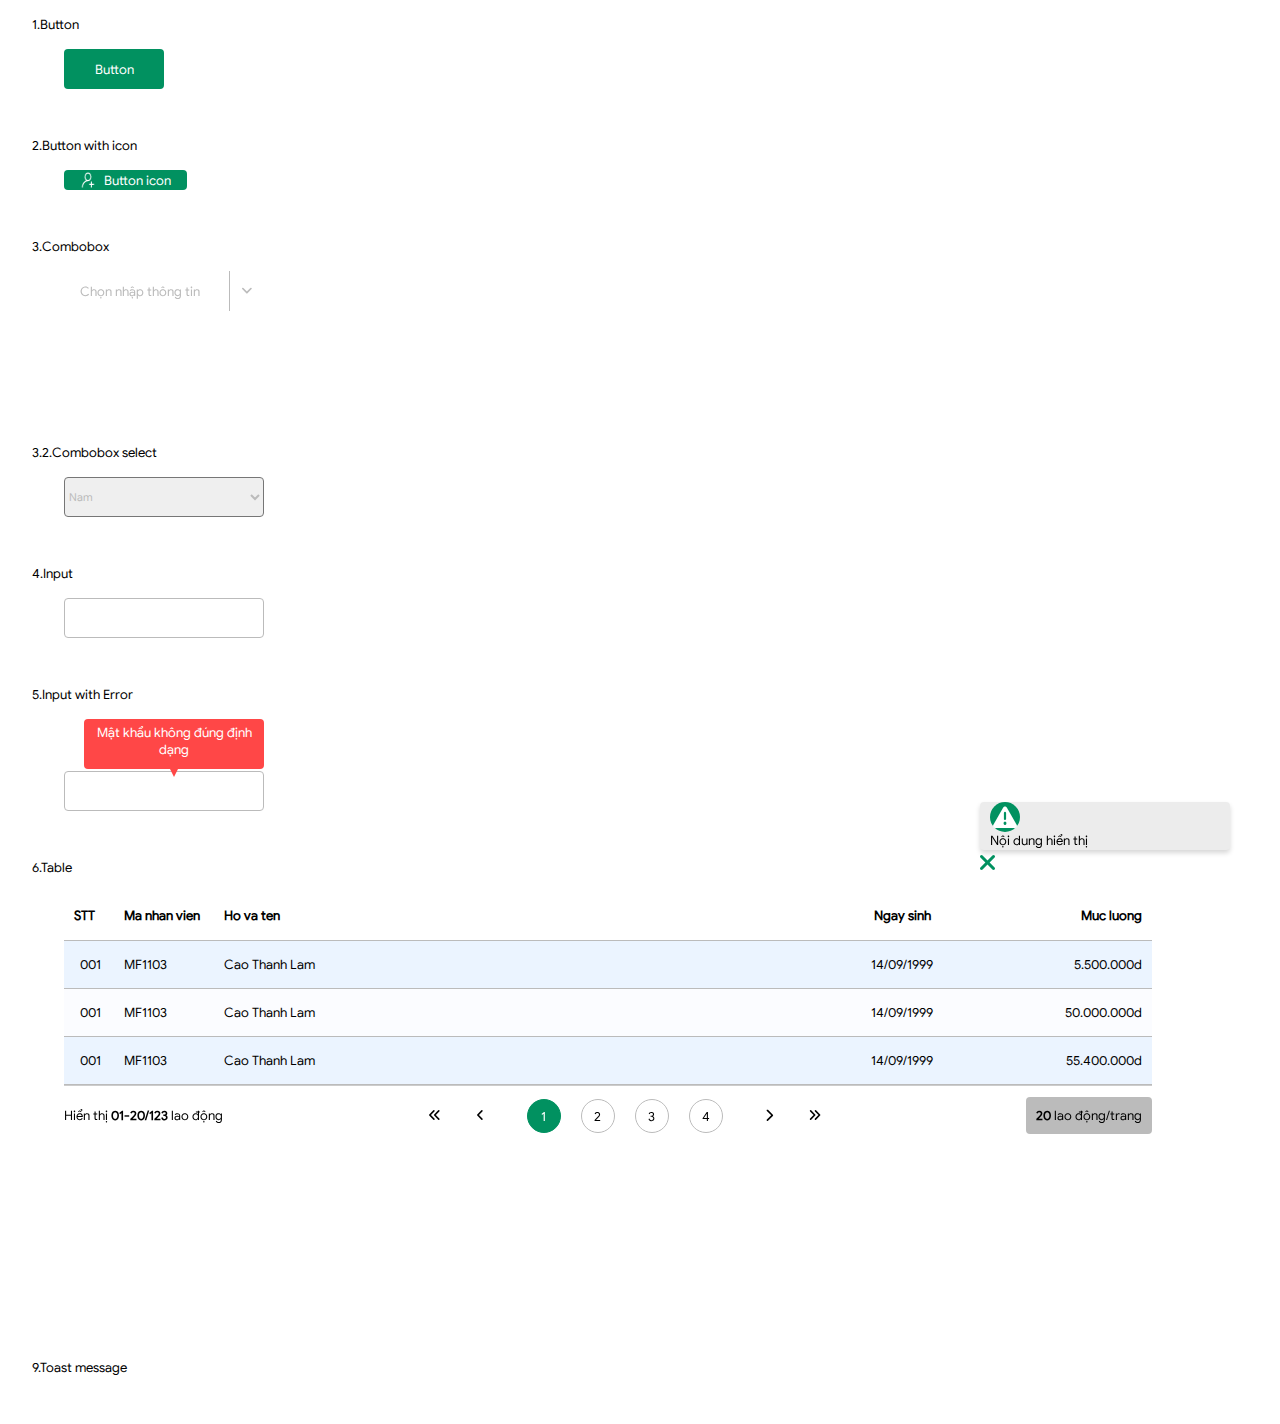
<file: index.html>
<!DOCTYPE html>
<html lang="en">
  <head>
    <meta charset="UTF-8" />
    <meta http-equiv="X-UA-Compatible" content="IE=edge" />
    <meta name="viewport" content="width=device-width, initial-scale=1.0" />
    <title>Document</title>
    <script src="./js/main.js"></script>
    <link rel="stylesheet" href="./css/main.css" />
    <link rel="stylesheet" href="./lib/combobox/combobox.js">
    <link
      rel="stylesheet"
      href="https://cdnjs.cloudflare.com/ajax/libs/font-awesome/6.0.0/css/all.min.css"
      integrity="sha512-9usAa10IRO0HhonpyAIVpjrylPvoDwiPUiKdWk5t3PyolY1cOd4DSE0Ga+ri4AuTroPR5aQvXU9xC6qOPnzFeg=="
      crossorigin="anonymous"
      referrerpolicy="no-referrer"
    />
  </head>
  <body>
    <!-- Button without icon -->
    <div class="m-row">
      <label for="">1.Button</label>
      <div class="m-row">
        <button class="m-btn">
          <div class="text-btn">Button</div>
        </button>
      </div>
    </div>
    <!-- Button with icon -->
    <div class="m-row">
      <label for="">2.Button with icon</label>
      <div class="m-row">
        <button class="m-btn m-btn-icon flex">
          <img class="m-icon-btn" src="./assets/icon/add.png" alt="" />
          <div class="text-btn">Button icon</div>
        </button>
      </div>
    </div>
    <!-- combobox -->
    <div class="m-row">
      <label for="">3.Combobox</label>
      <div class="m-row">
        <div>
          <div class="m-combobox">
            <p class="placeholder">Chọn nhập thông tin</p>
            <div class="icon-combobox">
              <i class="fa-solid fa-angle-down"></i>
            </div>
            <div class="m-choice-combobox">
              <div class="m-choice">
                <i class="fa-solid fa-check icon-active"></i>Trạng thái 1
              </div>
              <div class="m-choice">
                <i class="fa-solid fa-check icon-active"></i>Trạng thái 2
              </div>
              <div class="m-choice">
                <i class="fa-solid fa-check icon-active"></i>Trạng thái 3
              </div>
            </div>
          </div>
        </div>
      </div>
    </div>
    <br><br><br><br><br>
    <!-- Combobox with select -->
    <div class="m-row">
      <label for="">3.2.Combobox select</label>
      <div class="m-row">
        <select class="m-combobox">
          <option value="0">Nam</option>
          <option value="1">Nữ</option>
          <option value="2">Khác</option>
        </select>
      </div>
    </div>
    <!-- input -->
    <div class="m-row">
      <label for="">4.Input</label>
      <div class="m-row">
        <input type="text" class="m-input" />
      </div>
    </div>
    <!-- error input -->
    <div class="m-row">
      <label for="">5.Input with Error</label>
      <div class="m-row">
        <div class="m-input-error">
          <div class="text-error-box-input">
            <div class="text-error">Mật khẩu không đúng định dạng</div>
            <div class="m-arrow-error-input"></div>
          </div>
          <input type="text" class="m-input error" />
        </div>
      </div>
    </div>

    <!-- table -->
    <div class="m-row">
      <label for="">6.Table</label>
      <div class="m-row">
        <div class="m-grid">
          <table class="m-table">
            <thead>
              <tr>
                <th class="text-align-left" style="width: 50px">STT</th>
                <th class="text-align-left" style="width: 100px">
                  Ma nhan vien
                </th>
                <th class="text-align-left">Ho va ten</th>
                <th class="text-align-center" style="width: 100px">
                  Ngay sinh
                </th>
                <th class="text-align-right" style="width: 200px">Muc luong</th>
              </tr>
            </thead>
            <tbody>
              <tr>
                <td class="text-align-left">001</td>
                <td class="text-align-left">MF1103</td>
                <td class="text-align-left">Cao Thanh Lam</td>
                <td class="text-align-center">14/09/1999</td>
                <td class="text-align-right">5.500.000d</td>
              </tr>
              <tr>
                <td class="text-align-left">001</td>
                <td class="text-align-left">MF1103</td>
                <td class="text-align-left">Cao Thanh Lam</td>
                <td class="text-align-center">14/09/1999</td>
                <td class="text-align-right">50.000.000d</td>
              </tr>
              <tr>
                <td class="text-align-left">001</td>
                <td class="text-align-left">MF1103</td>
                <td class="text-align-left">Cao Thanh Lam</td>
                <td class="text-align-center">14/09/1999</td>
                <td class="text-align-right">55.400.000d</td>
              </tr>
            </tbody>
          </table>
          <div class="m-paging">
            <div class="display-page">
              <div class="text-display-page">
                Hiển thị <b>01-20/123</b> lao động
              </div>
            </div>
            <div class="paging">
              <div class="start-page">
                <i class="fa-solid fa-angles-left"></i>
              </div>
              <div class="prev-page">
                <i class="fa-solid fa-angle-left"></i>
              </div>
              <ul class="number-pages">
                <li class="page page-selected"><button>1</button></li>
                <li class="page"><button>2</button></li>
                <li class="page"><button>3</button></li>
                <li class="page"><button>4</button></li>
              </ul>
              <div class="next-page">
                <i class="fa-solid fa-chevron-right"></i>
              </div>
              <div class="end-page">
                <i class="fa-solid fa-angles-right"></i>
              </div>
            </div>
            <div class="explain">
              <div class="people-page">
                <p><b>20</b> lao động/trang</p>
              </div>
            </div>
          </div>
        </div>
      </div>
    </div>
    <br />
    <br />
    <br />
    <br />
    <br />

    <!-- Form chi tiết thông tin Nhân viên -->
    <div id="dlgDetail" class="m-dialog-box">
      <div class="m-dialog m-dialog-form">
        <div class="form-body-dialog">
          <div id="" class="m-dialog-close"></div>
          <div class="m-dialog-header">THÔNG TIN CHI TIẾT NHÂN VIÊN</div>
          <div class="m-dialog-body m-body-form">
            <div class="form-component">
              <div class="form-component-title">
                <b>Mã Nhân viên</b>(<span class="red-text">*</span>)
              </div>
              <div class="form-component-input">
                <input
                  id="txtEmployeeCode"
                  property="EmployeeCode"
                  type="text"
                  class="input-field-form"
                />
              </div>
            </div>
            <div class="form-component">
              <div class="form-component-title">
                <b>Họ và tên</b>(<span class="red-text">*</span>)
              </div>
              <div class="form-component-input">
                <input
                  id="txtEmployeeName"
                  property="EmployeeName"
                  type="text"
                  class="input-field-form"
                />
              </div>
            </div>
          </div>
          <div class="m-dialog-body m-body-form">
            <div class="form-component">
              <div class="form-component-title"><b>Giới tính</b></div>
              <div class="form-component-input">
                <select class="form-select" property="Gender" name="" id="">
                  <option value="0">Nam</option>
                  <option value="1">Nữ</option>
                  <option value="2">Khác</option>
                </select>
              </div>
            </div>
            <div class="form-component">
              <div class="form-component-title"><b>Ngày sinh</b></div>
              <div class="form-component-input">
                <input
                  type="date"
                  property="DateOfBirth"
                  class="input-field-form input-field-date"
                />
              </div>
            </div>
          </div>

          <div class="m-dialog-body m-body-form">
            <div class="form-component">
              <div class="form-component-title"><b>Email</b></div>
              <div class="form-component-input">
                <input property="Email" type="text" class="input-field-form" />
              </div>
            </div>
            <div class="form-component">
              <div class="form-component-title"><b>Số điện thoại</b></div>
              <div class="form-component-input">
                <input property="Mobile" type="text" class="input-field-form" />
              </div>
            </div>
          </div>

          <div class="m-dialog-body m-body-form">
            <div class="form-component">
              <div class="form-component-title"><b>Vị trí</b></div>
              <div class="form-component-input">
                <select class="form-select" property="PositionId" name="" id="">
                  <option value="0">Giám đốc</option>
                  <option value="1">Trưởng phòng</option>
                  <option value="2">Nhân viên</option>
                </select>
              </div>
            </div>
            <div class="form-component">
              <div class="form-component-title"><b>Phòng ban</b></div>
              <div class="form-component-input">
                <select
                  class="form-select"
                  property="DepartmentId"
                  name=""
                  id=""
                >
                  <option value="0">Phòng nhân sự</option>
                  <option value="1">Phòng tuyển dụng</option>
                  <option value="2">Phòng đào tạo</option>
                </select>
              </div>
            </div>
          </div>

          <div class="m-dialog-body m-body-form">
            <div class="form-component">
              <div class="form-component-title"><b>Mức lương cơ sở</b></div>
              <div class="form-component-input">
                <input property="Salary" type="text" class="input-field-form" />
              </div>
            </div>
          </div>
          <div class="m-dialog-body m-body-form">
            <div class="form-component">
              <div class="form-component-title"><b>Địa chỉ</b></div>
              <div class="form-component-input form-component-line">
                <textarea
                  property="Address"
                  type="text"
                  class="input-field-form input-field-line"
                ></textarea>
              </div>
            </div>
          </div>
        </div>
        <div class="m-dialog-fotter m-fotter-form">
          <button id="btnCancel" class="m-btn m-cancel">Hủy</button>
          <button class="m-btn m-btn-icon">Lưu</button>
        </div>
      </div>
    </div>
    <!-- /Form chi tiết thông tin Nhân viên -->

    <br />
    <br />
    <br />
    <br />
    <br />

    <!-- dialog -->
    

    <!-- Toast message -->
    <div class="m-row">
      <label for="">9.Toast message</label>
      <div class="m-row">
        <div class="m-toast-message">
          <div class="m-icon-toast">
            <i class="fa-solid fa-triangle-exclamation"></i>
          </div>
          <p class="text-toast">Nội dung hiển thị</p>

          <div class="m-close-toast">
            <i class="fa-solid fa-xmark"></i>
          </div>
        </div>
      </div>
    </div>

    <!-- script combobox -->
    <!-- <script>
      // combobox

      var isDisplay = false;
      var iconCombobox = document.querySelector(".icon-combobox");

      var choiceCombobox = document.querySelector(".m-choice-combobox");
      iconCombobox.addEventListener("click", function () {
        if (isDisplay) {
          choiceCombobox.style.display = "none";
          combobox.classList.remove("m-combobox-active");
          isDisplay = false;
        } else {
          choiceCombobox.style.display = "block";
          combobox.classList.add("m-combobox-active");
          isDisplay = true;
        }
      });
      var combobox = document.querySelector(".m-combobox");
      var placeholder = document.querySelector(".placeholder");
      var choicesCombobox = document.querySelectorAll(".m-choice");
      choicesCombobox.fin;
      for (let i = 0; i < choicesCombobox.length; i++) {
        choicesCombobox[i].addEventListener("click", function () {
          if (choicesCombobox[i].classList.contains("active")) {
            choicesCombobox[i].classList.remove("active");
            placeholder.innerText = "Chọn nhập thông tin";
          } else {
            for (let i = 0; i < choicesCombobox.length; i++) {
              choicesCombobox[i].classList.remove("active");
            }
            choicesCombobox[i].classList.add("active");
            let text = choicesCombobox[i].innerText;
            placeholder.innerText = text;
          }
        });
      }
    </script> -->
    <script src="./js/jquery-3.6.0.min.js"></script>
    <script src="./lib/combobox/combobox.js"></script>
  </body>
</html>
</file>
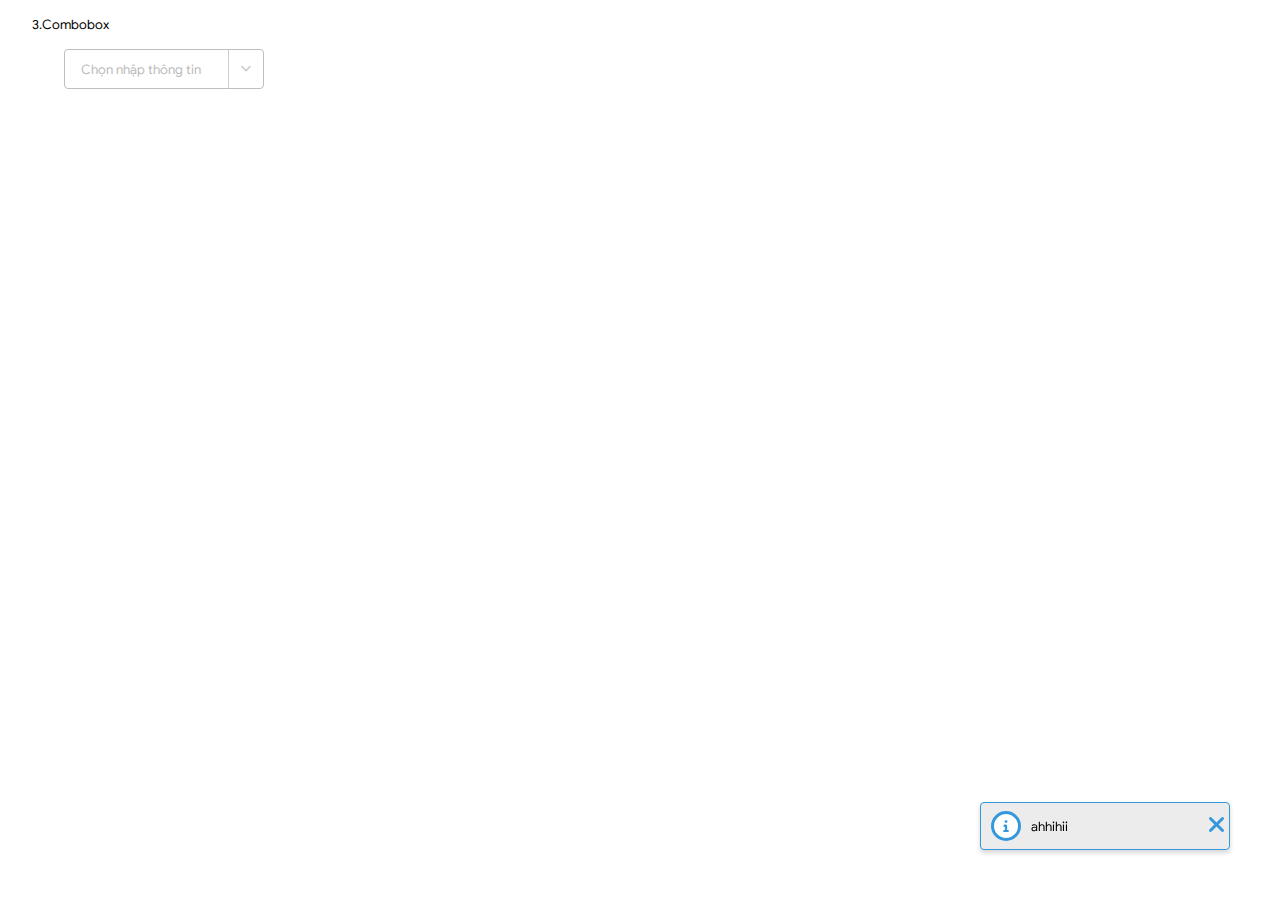
<file: combobox.html>
<!DOCTYPE html>
<html lang="en">
  <head>
    <meta charset="UTF-8" />
    <meta http-equiv="X-UA-Compatible" content="IE=edge" />
    <meta name="viewport" content="width=device-width, initial-scale=1.0" />
    <title>Document</title>
    <link rel="stylesheet" href="./css/main.css" />
    <link
      rel="stylesheet"
      href="https://cdnjs.cloudflare.com/ajax/libs/font-awesome/6.0.0/css/all.min.css"
      integrity="sha512-9usAa10IRO0HhonpyAIVpjrylPvoDwiPUiKdWk5t3PyolY1cOd4DSE0Ga+ri4AuTroPR5aQvXU9xC6qOPnzFeg=="
      crossorigin="anonymous"
      referrerpolicy="no-referrer"
    />
    <!-- libary -->
    <link rel="stylesheet" href="./lib/combobox/css/combobox.css" />
  </head>
  <body>
    <div class="m-row">
      <label for="">3.Combobox</label>
      <div class="m-row">
        <div>
          <!-- <div id="cbxGender" class="m-combobox" mcombobox>
            <p class="placeholder">Chọn nhập thông tin</p>
            <div class="icon-combobox">
              <i class="fa-solid fa-angle-down"></i>
            </div>
            <div class="m-choice-combobox">
              <div value="0" class="m-choice">
                <i class="fa-solid fa-check icon-active"></i>Nam
              </div>
              <div value="1" class="m-choice">
                <i class="fa-solid fa-check icon-active"></i>Nữ
              </div>
              <div value="2" class="m-choice">
                <i class="fa-solid fa-check icon-active"></i>Khác
              </div>
            </div>
          </div>
          <div>
            <br />
            <br />
            <br />
            <br />
            <br />
            <br />
            <br />
            <br />
            <br />
            <br />
            <br />
            <br />
          </div> -->
          <!-- <div id="cbxDepartment" class="m-combobox" mcombobox>
            <p class="placeholder">Chọn nhập thông tin</p>
            <div class="icon-combobox">
              <i class="fa-solid fa-angle-down"></i>
            </div>
            <div class="m-choice-combobox"></div>
          </div> -->
          <mcombobox id="cbxDepartment" api="http://amis.manhnv.net/api/v1/Departments" propValue="DepartmentId" propText="DepartmentName">
          </mcombobox>
        </div>
      </div>
    </div>



    <div id="tsBoxInfo" class="m-toast-message info">
      <div class="flex">
          <div class="m-icon-toast">
            <i class="fa-solid fa-circle-info"></i>
          </div>
          <p class="text-toast">
              ahhihii
          </p>
          <div class="m-close-toast">
              <i class="fa-solid fa-xmark"></i>
          </div>
      </div>
  </div>

    <!--  -->

    <!-- <script>
      // combobox

      var isDisplay = false;
      var iconCombobox = document.querySelector(".icon-combobox");

      var choiceCombobox = document.querySelector(".m-choice-combobox");
      iconCombobox.addEventListener("click", function () {
        if (isDisplay) {
          choiceCombobox.style.display = "none";
          combobox.classList.remove("m-combobox-active");
          isDisplay = false;
        } else {
          choiceCombobox.style.display = "block";
          combobox.classList.add("m-combobox-active");
          isDisplay = true;
        }
      });
      var combobox = document.querySelector(".m-combobox");
      var placeholder = document.querySelector(".placeholder");
      var choicesCombobox = document.querySelectorAll(".m-choice");
      choicesCombobox.fin;
      for (let i = 0; i < choicesCombobox.length; i++) {
        choicesCombobox[i].addEventListener("click", function () {
          if (choicesCombobox[i].classList.contains("active")) {
            choicesCombobox[i].classList.remove("active");
            placeholder.innerText = "Chọn nhập thông tin";
          } else {
            for (let i = 0; i < choicesCombobox.length; i++) {
              choicesCombobox[i].classList.remove("active");
            }
            choicesCombobox[i].classList.add("active");
            let text = choicesCombobox[i].innerText;
            placeholder.innerText = text;
          }
        });
      }
    </script> -->
    <script src="./js/jquery-3.6.0.min.js"></script>
    <script src="./lib/combobox/combobox.js"></script>
  </body>
</html>
</file>
<file: css/main.css>
@import url("./components/button.css");
@import url("./components/combobox.css");
@import url("./components/dialog.css");
@import url("./components/input.css");
@import url("./components/table.css");
@import url("./components/toastmessage.css");
@import url("./components/toolbar.css");
@import url("./common/common.css");
@import url("./layout/content.css");
@import url("./layout/header.css");
@import url("./layout/navbar.css");
@import url("./components/loading.css");

* {
    margin:0;
    font-family: MISA GoogleSans;
    font-size: 13px;
    box-sizing: border-box;
}

@font-face {
    font-family:MISA GoogleSans;
    src: url("../assets/font/GoogleSans-Regular.otf");
}
@font-face {
    font-family:MISA GoogleSans Bold;
    src: url("../assets/font/GoogleSans-Bold.otf");
}
@font-face {
    font-family:MISA GoogleSans Italic;
    src: url("../assets/font/GoogleSans-Italic.otf");
}
.m-row {
    width: 90vw;
    padding:16px 32px;
}
.flex {
    display: flex;
    justify-content: center;
    align-items: center;
    height: 100%;
}
</file>
<file: lib/combobox/css/combobox.css>
.m-combobox{
    position: relative;
    min-width:200px;
    max-width:500px;
    border-radius: 4px;
    font-size:11px;
    color: #bbbbbb;
    height:40px;
    display: flex;
    justify-content: space-between;
    align-items: center;
    user-select:none;
    z-index: 10;
    outline: none;
    margin-right: 5px;
    border:1px solid #bebebe;
}
select option {
    color: #000;
}

select:focus{
    border-color: #019160 ;
}
.m-combobox-active{
    border-color: #019160;
}
.icon-combobox{
    padding: 0 12px;
    border-left: 1px solid #bbbbbb;
    line-height : 40px;
    cursor: pointer;
    opacity: 0.7;

}
.icon-combobox:hover{
    opacity: 1;
}
.placeholder{
    margin: 0 16px;

}

.m-choice-combobox{
    position: absolute;
    left: 0;
    top: 40px;
    width: 100%;
    padding:5px 0;
    border-radius:4px ;
    display:none;
    user-select:none;
    z-index: 2;
    box-shadow: 0px 3px 5px rgba(0, 0, 0, 0.25);

    
}
.m-choice{
    padding-left: 36px;
    font-size: 13px;
    height:40px;
    line-height: 40px;
    color:#000000;


}

.m-choice:hover{
    background-color: #e9ebee;
    cursor: pointer;
    
}
.m-choice.active{
    background-color: #019160;
    padding-left: 10px;
    color:#e5e5e5;

}
.fa-solid.fa-check.icon-active{
    padding-right:10px;
    font-size: 18px;
    display:none;
}
.active .fa-solid.fa-check.icon-active{
    display:inline-block;
}
</file>
